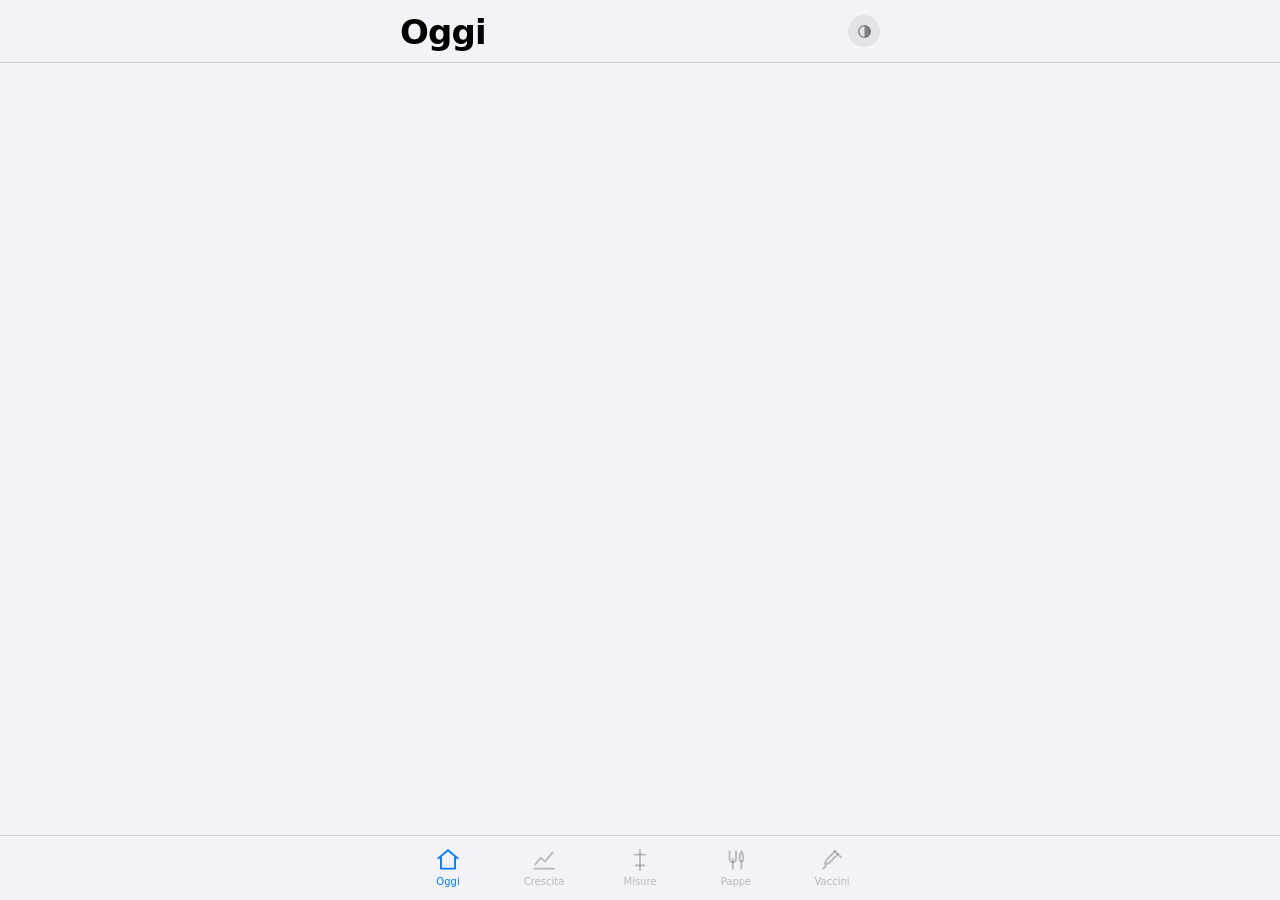
<file: index.html>
<!doctype html>
<html lang="it">
<head>
<meta charset="utf-8">
<meta name="viewport" content="width=device-width,initial-scale=1">
<title>Pappa Tracker</title>
<!-- La radice apre la v3. Qui non c'è l'app: c'è solo il rimando, così chi ha
     l'indirizzo vecchio nei preferiti o l'icona sul telefono arriva comunque
     all'app di adesso. La v1 sta in v1/, la v2 in v2/: nessuna delle due si
     tocca. -->
<meta http-equiv="refresh" content="0;url=v3/">
<link rel="canonical" href="v3/">
<style>
body{margin:0;min-height:100vh;display:grid;place-items:center;
  font-family:-apple-system,BlinkMacSystemFont,"Segoe UI",system-ui,sans-serif;
  background:#F2F2F7;color:#1C1C1E}
a{font-size:17px;color:#007AFF;text-decoration:none}
@media (prefers-color-scheme:dark){body{background:#000;color:#fff}a{color:#0A84FF}}
</style>
</head>
<body>
<!-- Si vede solo se il rimando non parte. -->
<a href="v3/">Apri Pappa Tracker</a>
</body>
</html>
</file>
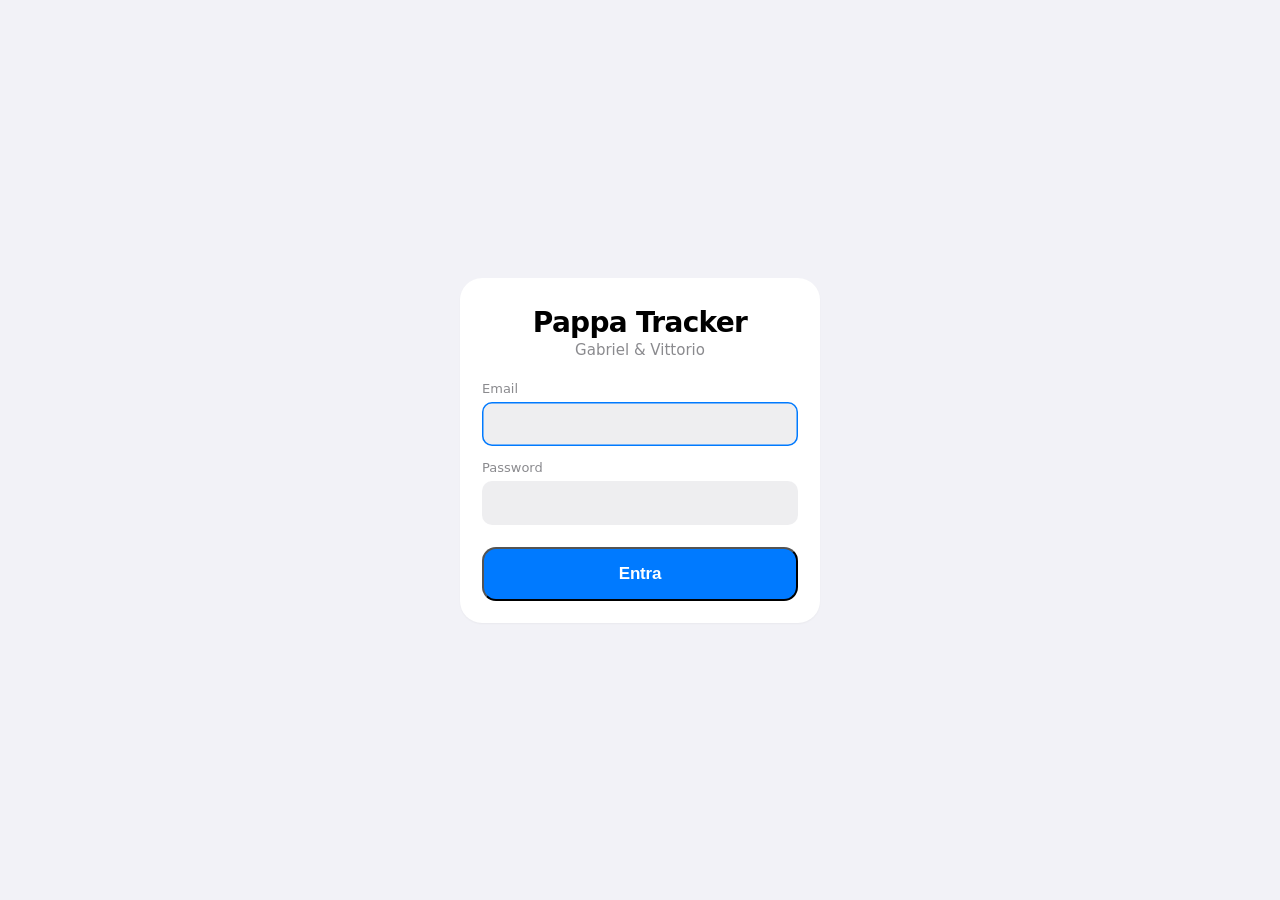
<file: v3/index.html>
<!DOCTYPE html>
<html lang="it">
<head>
<meta charset="utf-8">
<meta name="viewport" content="width=device-width,initial-scale=1,viewport-fit=cover">
<meta name="theme-color" content="#F2F2F7">
<meta name="apple-mobile-web-app-title" content="Pappa">
<meta name="apple-mobile-web-app-capable" content="yes">
<meta name="apple-mobile-web-app-status-bar-style" content="default">
<title>Pappa Tracker</title>
<link rel="icon" href="icona.svg">
<link rel="apple-touch-icon" href="icona-180.png">
<link rel="manifest" href="manifest.json">
<link rel="stylesheet" href="stili/base.css">
<link rel="stylesheet" href="stili/oggi.css">
<link rel="stylesheet" href="stili/crescita.css">
<link rel="stylesheet" href="stili/misure.css">
<link rel="stylesheet" href="stili/pappe.css">
<link rel="stylesheet" href="stili/vaccini.css">
<link rel="stylesheet" href="stili/accesso.css">
<script>
/* Mette il tema prima del primo disegno. I moduli partono dopo l'analisi della
   pagina: senza queste righe, chi ha scelto il tema scuro vede un lampo di bianco.
   Ripete in piccolo quello che fa tema.js, che resta la fonte vera: qui si decide
   solo acceso o spento, i colori stanno tutti in base.css. */
try {
  var scelta = localStorage.getItem('pappatracker_tema_v3') || 'sistema';
  var scuro = scelta === 'scuro' ||
    (scelta !== 'chiaro' && matchMedia('(prefers-color-scheme: dark)').matches);
  document.documentElement.dataset.tema = scelta;
  if (scuro) document.documentElement.dataset.scuro = '1';
} catch (e) { /* senza localStorage resta il tema chiaro */ }
</script>
</head>
<body>

<header class="hdr">
  <div class="hdr-in">
    <div>
      <div class="hdr-t" id="titolo">Oggi</div>
      <div class="hdr-s" id="sotto"></div>
    </div>
    <div class="hdr-bs">
      <!-- L'icona qui è quella di «come il sistema»: tema.js la cambia all'avvio se
           la scelta salvata è un'altra. -->
      <div class="hdr-b" id="tema" role="button" tabindex="0" aria-label="Come il sistema"><svg viewBox="0 0 24 24" aria-hidden="true"><circle cx="12" cy="12" r="8.2"/><path d="M12 3.8a8.2 8.2 0 0 1 0 16.4z" style="fill:currentColor" stroke="none"/></svg></div>
      <div class="hdr-b pri" id="piu" role="button" tabindex="0" aria-label="Aggiungi" hidden><svg viewBox="0 0 24 24" aria-hidden="true"><path d="M12 5v14M5 12h14"/></svg></div>
    </div>
  </div>
</header>

<main id="vista"></main>

<nav class="tabbar" id="barra" aria-label="Sezioni">
  <div class="tabbar-in">
    <div class="tb on" data-sezione="oggi" role="button" tabindex="0">
      <svg viewBox="0 0 24 24" aria-hidden="true"><path d="M3 10.5 12 3l9 7.5"/><path d="M5.5 9.5V20h13V9.5"/></svg><span>Oggi</span>
    </div>
    <div class="tb" data-sezione="crescita" role="button" tabindex="0">
      <svg viewBox="0 0 24 24" aria-hidden="true"><path d="M3 20h18"/><path d="M4 16l5-6 4 3.5L20 5"/></svg><span>Crescita</span>
    </div>
    <div class="tb" data-sezione="misure" role="button" tabindex="0">
      <svg viewBox="0 0 24 24" aria-hidden="true"><path d="M12 3v18"/><path d="M7 7h10"/><path d="M8 17h8"/></svg><span>Misure</span>
    </div>
    <div class="tb" data-sezione="pappe" role="button" tabindex="0">
      <svg viewBox="0 0 24 24" aria-hidden="true"><path d="M6 4v7a3 3 0 0 0 6 0V4"/><path d="M9 11v9"/><path d="M17 4c-1.2 2-1.7 4-1.7 6.5 0 1.6.6 2.5 1.7 2.5s1.7-.9 1.7-2.5C18.7 8 18.2 6 17 4z"/><path d="M17 13v7"/></svg><span>Pappe</span>
    </div>
    <div class="tb" data-sezione="vaccini" role="button" tabindex="0">
      <svg viewBox="0 0 24 24" aria-hidden="true"><path d="M14.5 3.5 20.5 9.5"/><path d="M17.5 6.5 9 15l-3.5.9.9-3.5 8.5-8.5"/><path d="M4 20l2.5-2.5"/></svg><span>Vaccini</span>
    </div>
  </div>
</nav>

<div class="velo" id="velo" hidden></div>

<div class="sheet" id="tendina" role="dialog" aria-modal="true" hidden>
  <div class="grab" id="presa"></div>
  <h4 id="tendina-titolo" hidden></h4>
  <div class="sh-sub" id="tendina-sotto" hidden></div>
  <div id="tendina-corpo"></div>
</div>

<div class="avviso" id="avviso" hidden></div>

<!-- La schermata d'accesso. La riempie accesso-vista.js, e solo se serve entrare. -->
<div class="accesso" id="accesso" hidden></div>

<script type="module" src="app.js"></script>
<script type="module" src="oggi.js"></script>
<script type="module" src="crescita-vista.js"></script>
<script type="module" src="misure.js"></script>
<script type="module" src="pappe.js"></script>
<script type="module" src="vaccini.js"></script>
<script type="module" src="avvio.js"></script>
</body>
</html>
</file>
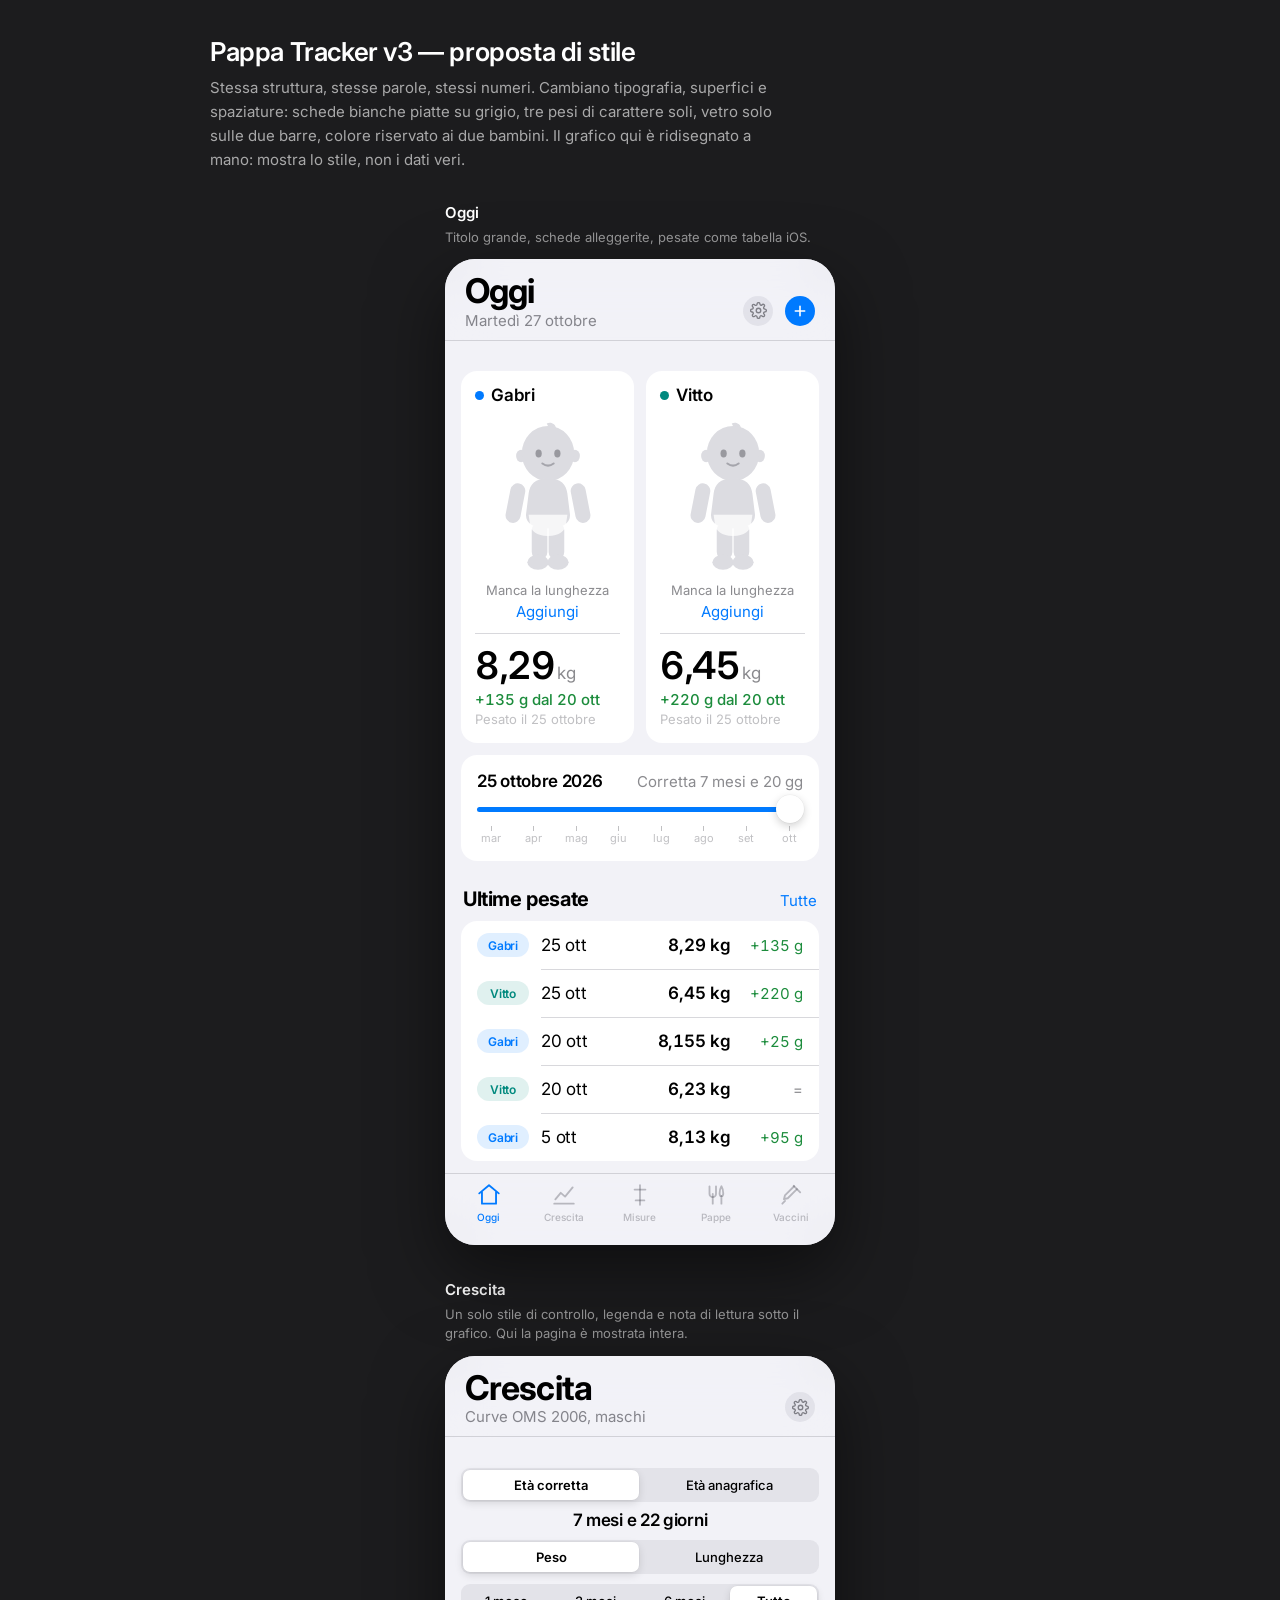
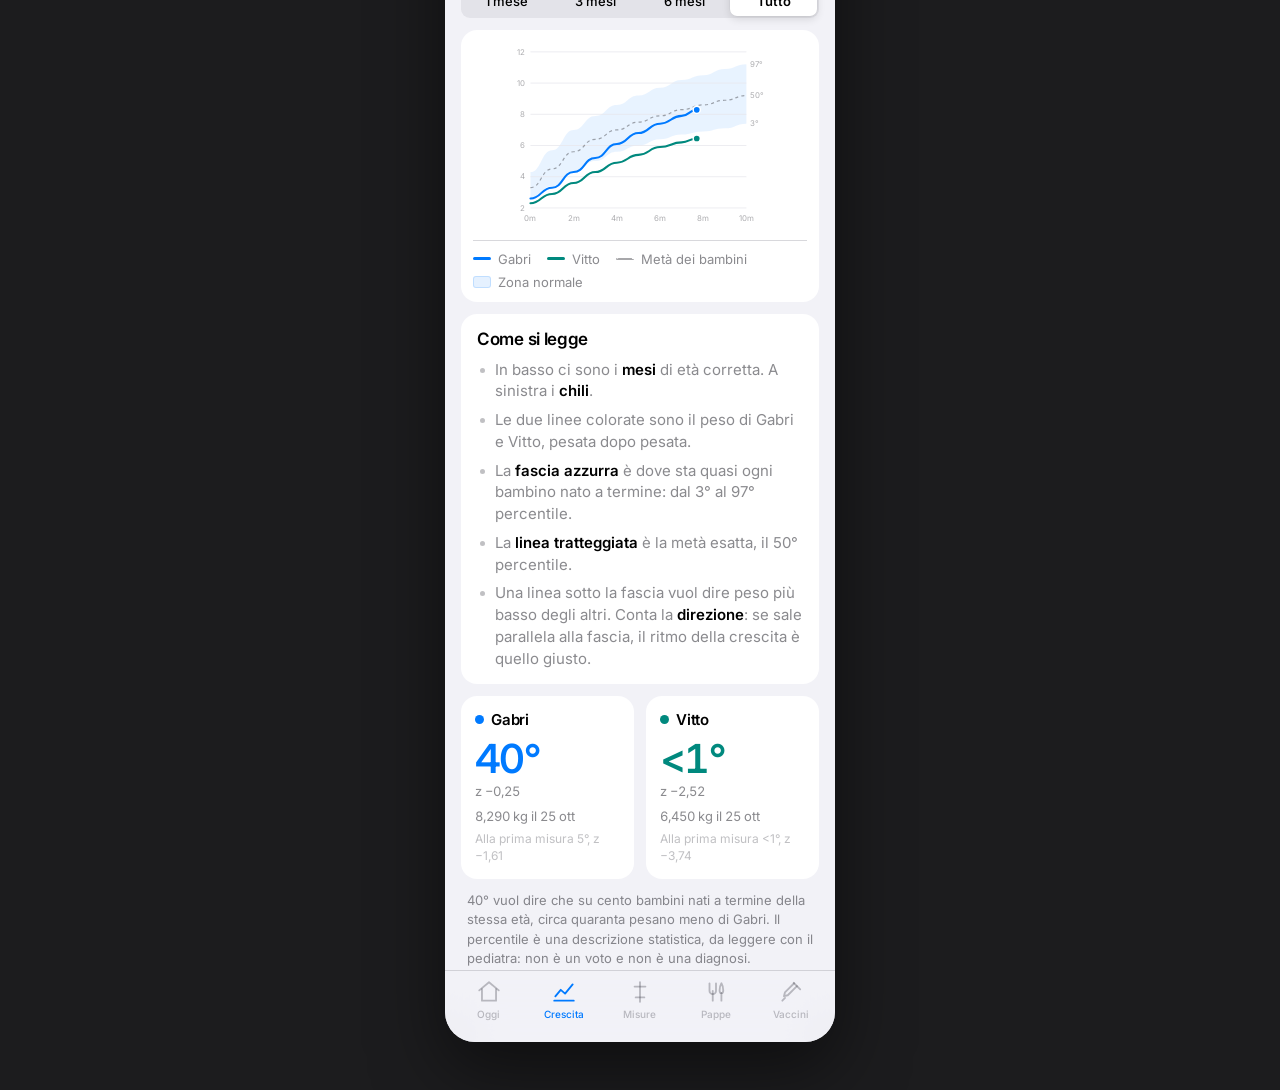
<file: mockup-v3c.html>
<!doctype html>
<html lang="it">
<head>
<meta charset="utf-8">
<meta name="viewport" content="width=device-width,initial-scale=1">
<title>Pappa Tracker v3 — proposta di stile</title>
<link rel="preconnect" href="https://fonts.googleapis.com">
<link rel="preconnect" href="https://fonts.gstatic.com" crossorigin>
<link href="https://fonts.googleapis.com/css2?family=Inter:wght@400;500;600;700&display=swap" rel="stylesheet">
<style>
/* ──────────────────────────────────────────────────────────────
   Proposta: la grammatica dell'app Salute di Apple.
   Schede bianche piatte su grigio di gruppo, vetro solo sulle barre,
   tre pesi di carattere soli, colore riservato ai due bambini.
   ────────────────────────────────────────────────────────────── */

:root{
  --bg:#F2F2F7;
  --card:#FFFFFF;
  --fill:rgba(118,118,128,0.12);
  --sep:#D8D8DC;

  --lab:#000000;
  --lab2:rgba(60,60,67,0.60);
  --lab3:rgba(60,60,67,0.32);

  --g:#007AFF;
  --v:#00897E;
  --g-soft:rgba(0,122,255,0.12);
  --v-soft:rgba(0,137,126,0.12);
  --up:#1C8C3C;

  --r-card:16px;
  --r-seg:9px;
}

*{box-sizing:border-box;margin:0;padding:0}

body{
  font-family:Inter,-apple-system,BlinkMacSystemFont,"SF Pro Text","Segoe UI",system-ui,sans-serif;
  background:#1C1C1E;color:#fff;padding:36px 28px 48px;
  -webkit-font-smoothing:antialiased;
}

.intro{max-width:860px;margin:0 auto 30px}
.intro h1{font-size:26px;font-weight:600;letter-spacing:-0.4px}
.intro p{margin-top:9px;font-size:15px;line-height:1.6;color:rgba(255,255,255,0.62);max-width:64ch}
.frames{display:flex;flex-direction:column;gap:34px;align-items:center}
.frame-wrap{width:390px}
.frame-cap{font-size:13px;color:rgba(255,255,255,0.55);margin-bottom:12px;line-height:1.5}
.frame-cap b{color:#fff;font-weight:600;display:block;font-size:15px;margin-bottom:3px}

.phone{
  width:390px;height:844px;border-radius:42px;overflow:hidden;position:relative;
  background:var(--bg);color:var(--lab);
  box-shadow:0 26px 70px rgba(0,0,0,0.5);
}
.phone.oggi{height:986px;border-radius:30px}
.phone.lunga{height:1286px;border-radius:30px}

/* ── barra di navigazione: qui il vetro ci sta ── */
.nav{
  position:absolute;top:0;left:0;right:0;z-index:5;padding:14px 20px 10px;
  background:rgba(242,242,247,0.80);
  backdrop-filter:blur(22px) saturate(180%);
  -webkit-backdrop-filter:blur(22px) saturate(180%);
  border-bottom:0.5px solid rgba(60,60,67,0.18);
}
.nav-row{display:flex;align-items:flex-end;justify-content:space-between;gap:12px}
.nav h2{font-size:34px;font-weight:700;letter-spacing:-0.9px;line-height:1.05}
.nav .sub{font-size:15px;color:var(--lab2);margin-top:2px}
.nav-acts{display:flex;gap:12px;align-items:center;padding-bottom:4px}
.nav-acts .ico{width:30px;height:30px;border-radius:50%;background:var(--fill);display:grid;place-items:center}
.nav-acts .ico svg{width:17px;height:17px;stroke:var(--lab2);fill:none;stroke-width:1.9;stroke-linecap:round;stroke-linejoin:round}
.nav-acts .add{width:30px;height:30px;border-radius:50%;background:var(--g);display:grid;place-items:center}
.nav-acts .add svg{width:16px;height:16px;stroke:#fff;stroke-width:2.4;stroke-linecap:round}

.body{position:absolute;inset:0;padding:112px 16px 96px;overflow:hidden}

.group-h{display:flex;align-items:baseline;justify-content:space-between;margin:26px 2px 10px}
.group-h h3{font-size:20px;font-weight:700;letter-spacing:-0.4px}
.group-h a{font-size:15px;color:var(--g);text-decoration:none}

.card{background:var(--card);border-radius:var(--r-card);padding:16px}

/* ── Oggi ── */
.twins{display:flex;gap:12px}
.twin{flex:1;min-width:0;background:var(--card);border-radius:var(--r-card);padding:14px 14px 16px;display:flex;flex-direction:column}
.twin-name{display:flex;align-items:center;gap:7px;font-size:17px;font-weight:600;letter-spacing:-0.2px}
.dot{width:9px;height:9px;border-radius:50%;flex-shrink:0}
.twin.g .dot{background:var(--g)}
.twin.v .dot{background:var(--v)}

.stage{height:156px;margin:10px 0 2px;display:grid;place-items:end center}
.empty{text-align:center;margin-top:8px}
.empty .t{font-size:13px;color:var(--lab2);line-height:1.4}
.empty .a{font-size:15px;color:var(--g);margin-top:3px;display:inline-block}

.kg{margin-top:12px;padding-top:12px;border-top:0.5px solid var(--sep)}
.kg .n{font-size:38px;font-weight:600;letter-spacing:-1.4px;line-height:1;font-variant-numeric:tabular-nums}
.kg .n span{font-size:17px;font-weight:400;color:var(--lab2);letter-spacing:0;margin-left:3px}
.kg .d{font-size:15px;font-weight:500;color:var(--up);margin-top:6px;font-variant-numeric:tabular-nums}
.kg .w{font-size:13px;color:var(--lab3);margin-top:2px}

.time{margin-top:12px}
.time-top{display:flex;align-items:baseline;justify-content:space-between;gap:10px}
.time-top .d{font-size:17px;font-weight:600;letter-spacing:-0.3px}
.time-top .a{font-size:15px;color:var(--lab2)}
.track{position:relative;height:44px;margin-top:10px}
.ticks{position:absolute;left:14px;right:14px;bottom:0;height:18px}
.ticks i{position:absolute;bottom:14px;width:1px;height:5px;background:var(--lab3);margin-left:-0.5px}
.ticks b{position:absolute;bottom:0;transform:translateX(-50%);font-size:11px;font-weight:400;color:var(--lab3)}
.rail{position:absolute;top:6px;left:0;right:0;height:5px;border-radius:3px;background:var(--fill)}
.rail i{position:absolute;top:0;bottom:0;left:0;width:96%;border-radius:3px;background:var(--g)}
.knob{position:absolute;top:-6px;left:calc(96% - 14px);width:28px;height:28px;border-radius:50%;background:#fff;
  box-shadow:0 3px 8px rgba(0,0,0,0.18),0 0 0 0.5px rgba(0,0,0,0.05)}

/* ── elenco delle pesate ── */
.list{background:var(--card);border-radius:var(--r-card);overflow:hidden}
.row{display:flex;align-items:center;gap:12px;padding:0 16px;min-height:48px;position:relative}
.row+.row::before{content:'';position:absolute;top:0;left:80px;right:0;height:0.5px;background:var(--sep)}
.badge{font-style:normal;min-width:52px;height:24px;border-radius:12px;display:grid;place-items:center;padding:0 8px;
  font-size:12px;font-weight:600;flex-shrink:0;letter-spacing:-0.1px}
.badge.g{background:var(--g-soft);color:var(--g)}
.badge.v{background:var(--v-soft);color:var(--v)}
.row .date{font-size:17px;flex:1;letter-spacing:-0.2px}
.row .val{font-size:17px;font-weight:600;font-variant-numeric:tabular-nums;letter-spacing:-0.2px}
.row .delta{font-size:15px;color:var(--lab2);width:60px;text-align:right;font-variant-numeric:tabular-nums}
.row .delta.up{color:var(--up)}

/* ── controlli segmentati ── */
.seg{display:flex;gap:2px;padding:2px;background:var(--fill);border-radius:var(--r-seg);margin-top:10px}
.seg b{flex:1;text-align:center;padding:7px 0;border-radius:7px;font-size:13px;font-weight:500;color:var(--lab)}
.seg b.on{background:#fff;font-weight:600;box-shadow:0 3px 8px rgba(0,0,0,0.12),0 0 0 0.5px rgba(0,0,0,0.04)}
.seg-val{text-align:center;font-size:17px;font-weight:600;letter-spacing:-0.3px;margin-top:8px}

/* ── grafico ── */
.chart{margin-top:12px;padding:14px 12px 12px}
.chart svg{display:block;width:100%;height:186px;overflow:visible}
.legend{display:flex;flex-wrap:wrap;gap:7px 16px;margin-top:10px;padding-top:10px;border-top:0.5px solid var(--sep)}
.legend span{display:flex;align-items:center;gap:7px;font-size:13px;color:var(--lab2)}
.legend i{font-style:normal;width:18px;height:3px;border-radius:2px;flex-shrink:0}
.legend i.band{height:12px;width:18px;border-radius:3px;background:rgba(0,122,255,0.10);border:1px solid rgba(0,122,255,0.16)}
.legend i.med{background:none;border-top:2px dashed rgba(60,60,67,0.45);height:0}

/* ── nota di lettura ── */
.howto{margin-top:12px;padding:15px 16px}
.howto h4{font-size:17px;font-weight:600;letter-spacing:-0.3px}
.howto ul{list-style:none;margin-top:10px}
.howto li{position:relative;padding-left:18px;font-size:15px;line-height:1.45;color:var(--lab2);margin-top:7px}
.howto li::before{content:'';position:absolute;left:3px;top:9px;width:5px;height:5px;border-radius:50%;background:var(--lab3)}
.howto li b{color:var(--lab);font-weight:600}

/* ── percentili ── */
.pcts{display:flex;gap:12px;margin-top:12px}
.pct{flex:1;background:var(--card);border-radius:var(--r-card);padding:14px}
.pct .who{display:flex;align-items:center;gap:7px;font-size:15px;font-weight:600;letter-spacing:-0.2px}
.pct .p{font-size:40px;font-weight:600;letter-spacing:-1.6px;line-height:1.1;margin-top:8px;font-variant-numeric:tabular-nums}
.pct.g .p{color:var(--g)}
.pct.v .p{color:var(--v)}
.pct .z{font-size:13px;color:var(--lab2);font-variant-numeric:tabular-nums;margin-top:2px}
.pct .m{font-size:13px;color:var(--lab2);margin-top:8px;line-height:1.45;font-variant-numeric:tabular-nums}
.pct .f{font-size:12px;color:var(--lab3);margin-top:4px;line-height:1.45}

.footnote{font-size:13px;color:var(--lab2);line-height:1.5;margin:12px 6px 0}

/* ── barra delle sezioni ── */
.tabs{
  position:absolute;left:0;right:0;bottom:0;z-index:5;display:flex;padding:8px 6px 22px;
  background:rgba(242,242,247,0.82);
  backdrop-filter:blur(22px) saturate(180%);
  -webkit-backdrop-filter:blur(22px) saturate(180%);
  border-top:0.5px solid rgba(60,60,67,0.18);
}
.tab{flex:1;display:flex;flex-direction:column;align-items:center;gap:3px;color:var(--lab3)}
.tab svg{width:26px;height:26px;fill:none;stroke:currentColor;stroke-width:1.7;stroke-linecap:round;stroke-linejoin:round}
.tab b{font-size:10px;font-weight:500}
.tab.on{color:var(--g)}
</style>
</head>
<body>

<div class="intro">
  <h1>Pappa Tracker v3 — proposta di stile</h1>
  <p>Stessa struttura, stesse parole, stessi numeri. Cambiano tipografia, superfici e spaziature:
     schede bianche piatte su grigio, tre pesi di carattere soli, vetro solo sulle due barre,
     colore riservato ai due bambini. Il grafico qui è ridisegnato a mano: mostra lo stile,
     non i dati veri.</p>
</div>

<div class="frames">

  <!-- ══════════════ 1 · OGGI ══════════════ -->
  <div class="frame-wrap">
    <div class="frame-cap"><b>Oggi</b>Titolo grande, schede alleggerite, pesate come tabella iOS.</div>
    <div class="phone oggi">
      <div class="nav">
        <div class="nav-row">
          <div>
            <h2>Oggi</h2>
            <div class="sub">Martedì 27 ottobre</div>
          </div>
          <div class="nav-acts">
            <div class="ico"><svg viewBox="0 0 24 24"><circle cx="12" cy="12" r="3.2"/><path d="M19.4 15a1.7 1.7 0 0 0 .3 1.9l.1.1a2 2 0 1 1-2.8 2.8l-.1-.1a1.7 1.7 0 0 0-1.9-.3 1.7 1.7 0 0 0-1 1.5v.2a2 2 0 1 1-4 0v-.1a1.7 1.7 0 0 0-1.1-1.5 1.7 1.7 0 0 0-1.9.3l-.1.1a2 2 0 1 1-2.8-2.8l.1-.1a1.7 1.7 0 0 0 .3-1.9 1.7 1.7 0 0 0-1.5-1H2.8a2 2 0 1 1 0-4h.1a1.7 1.7 0 0 0 1.5-1.1 1.7 1.7 0 0 0-.3-1.9l-.1-.1a2 2 0 1 1 2.8-2.8l.1.1a1.7 1.7 0 0 0 1.9.3H9a1.7 1.7 0 0 0 1-1.5V2.8a2 2 0 1 1 4 0v.1a1.7 1.7 0 0 0 1 1.5 1.7 1.7 0 0 0 1.9-.3l.1-.1a2 2 0 1 1 2.8 2.8l-.1.1a1.7 1.7 0 0 0-.3 1.9V9a1.7 1.7 0 0 0 1.5 1h.2a2 2 0 1 1 0 4h-.1a1.7 1.7 0 0 0-1.5 1z"/></svg></div>
            <div class="add"><svg viewBox="0 0 24 24"><path d="M12 5v14M5 12h14"/></svg></div>
          </div>
        </div>
      </div>

      <div class="body">
        <div class="twins">
          <div class="twin g">
            <div class="twin-name"><i class="dot"></i>Gabri</div>
            <div class="stage">
              <svg width="86" height="150" viewBox="0 0 120 240" aria-hidden="true">
                <g fill="#DCDCE1">
                  <path d="M58 4c7-3 14 1 15 8 1 5-2 9-6 11-3-7-6-13-9-19z"/>
                  <ellipse cx="17" cy="56" rx="8" ry="10"/><ellipse cx="103" cy="56" rx="8" ry="10"/>
                  <ellipse cx="60" cy="52" rx="42" ry="44"/>
                  <path d="M60 92c-21 0-29 9-31 24l-4 32c-2 15 11 24 35 24s37-9 35-24l-4-32c-2-15-10-24-31-24z"/>
                  <rect x="2" y="100" width="24" height="64" rx="12" transform="rotate(11 14 100)"/>
                  <rect x="94" y="100" width="24" height="64" rx="12" transform="rotate(-11 106 100)"/>
                  <rect x="34" y="162" width="25" height="60" rx="12.5"/>
                  <rect x="61" y="162" width="25" height="60" rx="12.5"/>
                  <ellipse cx="44" cy="226" rx="17" ry="12"/><ellipse cx="76" cy="226" rx="17" ry="12"/>
                </g>
                <path d="M29 150h62l-2 14c-1 12-11 20-29 20s-28-8-29-20z" fill="#fff" opacity=".75"/>
                <ellipse cx="45" cy="52" rx="5" ry="6.5" fill="rgba(60,60,67,0.42)"/>
                <ellipse cx="75" cy="52" rx="5" ry="6.5" fill="rgba(60,60,67,0.42)"/>
                <path d="M51 68q9 7 18 0" fill="none" stroke="rgba(60,60,67,0.34)" stroke-width="3.4" stroke-linecap="round"/>
              </svg>
            </div>
            <div class="empty">
              <div class="t">Manca la lunghezza</div>
              <div class="a">Aggiungi</div>
            </div>
            <div class="kg">
              <div class="n">8,29<span>kg</span></div>
              <div class="d">+135 g dal 20 ott</div>
              <div class="w">Pesato il 25 ottobre</div>
            </div>
          </div>
          <div class="twin v">
            <div class="twin-name"><i class="dot"></i>Vitto</div>
            <div class="stage">
              <svg width="86" height="150" viewBox="0 0 120 240" aria-hidden="true">
                <g fill="#DCDCE1">
                  <path d="M58 4c7-3 14 1 15 8 1 5-2 9-6 11-3-7-6-13-9-19z"/>
                  <ellipse cx="17" cy="56" rx="8" ry="10"/><ellipse cx="103" cy="56" rx="8" ry="10"/>
                  <ellipse cx="60" cy="52" rx="42" ry="44"/>
                  <path d="M60 92c-21 0-29 9-31 24l-4 32c-2 15 11 24 35 24s37-9 35-24l-4-32c-2-15-10-24-31-24z"/>
                  <rect x="2" y="100" width="24" height="64" rx="12" transform="rotate(11 14 100)"/>
                  <rect x="94" y="100" width="24" height="64" rx="12" transform="rotate(-11 106 100)"/>
                  <rect x="34" y="162" width="25" height="60" rx="12.5"/>
                  <rect x="61" y="162" width="25" height="60" rx="12.5"/>
                  <ellipse cx="44" cy="226" rx="17" ry="12"/><ellipse cx="76" cy="226" rx="17" ry="12"/>
                </g>
                <path d="M29 150h62l-2 14c-1 12-11 20-29 20s-28-8-29-20z" fill="#fff" opacity=".75"/>
                <ellipse cx="45" cy="52" rx="5" ry="6.5" fill="rgba(60,60,67,0.42)"/>
                <ellipse cx="75" cy="52" rx="5" ry="6.5" fill="rgba(60,60,67,0.42)"/>
                <path d="M51 68q9 7 18 0" fill="none" stroke="rgba(60,60,67,0.34)" stroke-width="3.4" stroke-linecap="round"/>
              </svg>
            </div>
            <div class="empty">
              <div class="t">Manca la lunghezza</div>
              <div class="a">Aggiungi</div>
            </div>
            <div class="kg">
              <div class="n">6,45<span>kg</span></div>
              <div class="d">+220 g dal 20 ott</div>
              <div class="w">Pesato il 25 ottobre</div>
            </div>
          </div>
        </div>

        <div class="card time">
          <div class="time-top">
            <div class="d">25 ottobre 2026</div>
            <div class="a">Corretta 7 mesi e 20 gg</div>
          </div>
          <div class="track">
            <div class="rail"><i></i></div>
            <div class="knob"></div>
            <div class="ticks" id="ticks-oggi"></div>
          </div>
        </div>

        <div class="group-h">
          <h3>Ultime pesate</h3>
          <a href="#">Tutte</a>
        </div>
        <div class="list">
          <div class="row"><i class="badge g">Gabri</i><span class="date">25 ott</span><span class="val">8,29 kg</span><span class="delta up">+135 g</span></div>
          <div class="row"><i class="badge v">Vitto</i><span class="date">25 ott</span><span class="val">6,45 kg</span><span class="delta up">+220 g</span></div>
          <div class="row"><i class="badge g">Gabri</i><span class="date">20 ott</span><span class="val">8,155 kg</span><span class="delta up">+25 g</span></div>
          <div class="row"><i class="badge v">Vitto</i><span class="date">20 ott</span><span class="val">6,23 kg</span><span class="delta">=</span></div>
          <div class="row"><i class="badge g">Gabri</i><span class="date">5 ott</span><span class="val">8,13 kg</span><span class="delta up">+95 g</span></div>
        </div>
      </div>

      <div class="tabs">
        <div class="tab on"><svg viewBox="0 0 24 24"><path d="M3 10.5 12 3l9 7.5"/><path d="M5.5 9.5V20h13V9.5"/></svg><b>Oggi</b></div>
        <div class="tab"><svg viewBox="0 0 24 24"><path d="M3 20h18"/><path d="M4 16l5-6 4 3.5L20 5"/></svg><b>Crescita</b></div>
        <div class="tab"><svg viewBox="0 0 24 24"><path d="M12 3v18"/><path d="M7 7h10"/><path d="M8 17h8"/></svg><b>Misure</b></div>
        <div class="tab"><svg viewBox="0 0 24 24"><path d="M6 4v7a3 3 0 0 0 6 0V4"/><path d="M9 11v9"/><path d="M17 4c-1.2 2-1.7 4-1.7 6.5 0 1.6.6 2.5 1.7 2.5s1.7-.9 1.7-2.5C18.7 8 18.2 6 17 4z"/><path d="M17 13v7"/></svg><b>Pappe</b></div>
        <div class="tab"><svg viewBox="0 0 24 24"><path d="M14.5 3.5 20.5 9.5"/><path d="M17.5 6.5 9 15l-3.5.9.9-3.5 8.5-8.5"/><path d="M4 20l2.5-2.5"/></svg><b>Vaccini</b></div>
      </div>
    </div>
  </div>

  <!-- ══════════════ 2 · CRESCITA ══════════════ -->
  <div class="frame-wrap">
    <div class="frame-cap"><b>Crescita</b>Un solo stile di controllo, legenda e nota di lettura sotto il grafico. Qui la pagina è mostrata intera.</div>
    <div class="phone lunga">
      <div class="nav">
        <div class="nav-row">
          <div>
            <h2>Crescita</h2>
            <div class="sub">Curve OMS 2006, maschi</div>
          </div>
          <div class="nav-acts">
            <div class="ico"><svg viewBox="0 0 24 24"><circle cx="12" cy="12" r="3.2"/><path d="M19.4 15a1.7 1.7 0 0 0 .3 1.9l.1.1a2 2 0 1 1-2.8 2.8l-.1-.1a1.7 1.7 0 0 0-1.9-.3 1.7 1.7 0 0 0-1 1.5v.2a2 2 0 1 1-4 0v-.1a1.7 1.7 0 0 0-1.1-1.5 1.7 1.7 0 0 0-1.9.3l-.1.1a2 2 0 1 1-2.8-2.8l.1-.1a1.7 1.7 0 0 0 .3-1.9 1.7 1.7 0 0 0-1.5-1H2.8a2 2 0 1 1 0-4h.1a1.7 1.7 0 0 0 1.5-1.1 1.7 1.7 0 0 0-.3-1.9l-.1-.1a2 2 0 1 1 2.8-2.8l.1.1a1.7 1.7 0 0 0 1.9.3H9a1.7 1.7 0 0 0 1-1.5V2.8a2 2 0 1 1 4 0v.1a1.7 1.7 0 0 0 1 1.5 1.7 1.7 0 0 0 1.9-.3l.1-.1a2 2 0 1 1 2.8 2.8l-.1.1a1.7 1.7 0 0 0-.3 1.9V9a1.7 1.7 0 0 0 1.5 1h.2a2 2 0 1 1 0 4h-.1a1.7 1.7 0 0 0-1.5 1z"/></svg></div>
          </div>
        </div>
      </div>

      <div class="body">
        <div class="seg" style="margin-top:0">
          <b class="on">Età corretta</b><b>Età anagrafica</b>
        </div>
        <div class="seg-val">7 mesi e 22 giorni</div>

        <div class="seg"><b class="on">Peso</b><b>Lunghezza</b></div>
        <div class="seg"><b>1 mese</b><b>3 mesi</b><b>6 mesi</b><b class="on">Tutto</b></div>

        <div class="card chart">
          <svg id="grafico" viewBox="0 0 330 236"></svg>
          <div class="legend">
            <span><i style="background:#007AFF"></i>Gabri</span>
            <span><i style="background:#00897E"></i>Vitto</span>
            <span><i class="med"></i>Metà dei bambini</span>
            <span><i class="band"></i>Zona normale</span>
          </div>
        </div>

        <div class="card howto">
          <h4>Come si legge</h4>
          <ul>
            <li>In basso ci sono i <b>mesi</b> di età corretta. A sinistra i <b>chili</b>.</li>
            <li>Le due linee colorate sono il peso di Gabri e Vitto, pesata dopo pesata.</li>
            <li>La <b>fascia azzurra</b> è dove sta quasi ogni bambino nato a termine: dal 3° al 97° percentile.</li>
            <li>La <b>linea tratteggiata</b> è la metà esatta, il 50° percentile.</li>
            <li>Una linea sotto la fascia vuol dire peso più basso degli altri. Conta la <b>direzione</b>: se sale parallela alla fascia, il ritmo della crescita è quello giusto.</li>
          </ul>
        </div>

        <div class="pcts">
          <div class="pct g">
            <div class="who"><i class="dot" style="background:var(--g)"></i>Gabri</div>
            <div class="p">40°</div>
            <div class="z">z −0,25</div>
            <div class="m">8,290 kg il 25 ott</div>
            <div class="f">Alla prima misura 5°, z −1,61</div>
          </div>
          <div class="pct v">
            <div class="who"><i class="dot" style="background:var(--v)"></i>Vitto</div>
            <div class="p">&lt;1°</div>
            <div class="z">z −2,52</div>
            <div class="m">6,450 kg il 25 ott</div>
            <div class="f">Alla prima misura &lt;1°, z −3,74</div>
          </div>
        </div>

        <p class="footnote">40° vuol dire che su cento bambini nati a termine della stessa età, circa quaranta
          pesano meno di Gabri. Il percentile è una descrizione statistica, da leggere con il pediatra:
          non è un voto e non è una diagnosi.</p>
      </div>

      <div class="tabs">
        <div class="tab"><svg viewBox="0 0 24 24"><path d="M3 10.5 12 3l9 7.5"/><path d="M5.5 9.5V20h13V9.5"/></svg><b>Oggi</b></div>
        <div class="tab on"><svg viewBox="0 0 24 24"><path d="M3 20h18"/><path d="M4 16l5-6 4 3.5L20 5"/></svg><b>Crescita</b></div>
        <div class="tab"><svg viewBox="0 0 24 24"><path d="M12 3v18"/><path d="M7 7h10"/><path d="M8 17h8"/></svg><b>Misure</b></div>
        <div class="tab"><svg viewBox="0 0 24 24"><path d="M6 4v7a3 3 0 0 0 6 0V4"/><path d="M9 11v9"/><path d="M17 4c-1.2 2-1.7 4-1.7 6.5 0 1.6.6 2.5 1.7 2.5s1.7-.9 1.7-2.5C18.7 8 18.2 6 17 4z"/><path d="M17 13v7"/></svg><b>Pappe</b></div>
        <div class="tab"><svg viewBox="0 0 24 24"><path d="M14.5 3.5 20.5 9.5"/><path d="M17.5 6.5 9 15l-3.5.9.9-3.5 8.5-8.5"/><path d="M4 20l2.5-2.5"/></svg><b>Vaccini</b></div>
      </div>
    </div>
  </div>

</div>

<script>
// ── tacche dei mesi sulla barra del tempo ──
(function(){
  var mesi = ['mar','apr','mag','giu','lug','ago','set','ott'];
  var box = document.getElementById('ticks-oggi');
  mesi.forEach(function(m,i){
    var x = (i/(mesi.length-1))*100;
    box.insertAdjacentHTML('beforeend',
      '<i style="left:'+x+'%"></i><b style="left:'+x+'%">'+m+'</b>');
  });
})();

// ── grafico di crescita: disegno di prova, non i dati veri ──
(function(){
  var W=330,H=236,L=26,R=30,T=10,B=28;
  function x(m){ return L + (m/10)*(W-L-R); }
  function y(k){ return (H-B) - ((k-2)/10)*(H-T-B); }

  function punti(v){ return v.map(function(k,i){ return [x(i),y(k)]; }); }
  function liscia(pts){
    var d='M'+pts[0][0].toFixed(1)+','+pts[0][1].toFixed(1);
    for(var i=0;i<pts.length-1;i++){
      var x0=pts[i][0], y0=pts[i][1], x1=pts[i+1][0], y1=pts[i+1][1];
      var cx=(x0+x1)/2;
      d+=' C'+cx.toFixed(1)+','+y0.toFixed(1)+' '+cx.toFixed(1)+','+y1.toFixed(1)+' '+x1.toFixed(1)+','+y1.toFixed(1);
    }
    return d;
  }
  function banda(alto,basso){
    var a=punti(alto), b=punti(basso).slice().reverse();
    return liscia(a)+' L'+b[0][0].toFixed(1)+','+b[0][1].toFixed(1)+' '+liscia(b).replace(/^M[^C]*C/,'C')+' Z';
  }

  var P97=[4.3,5.7,7.0,7.9,8.6,9.2,9.7,10.2,10.5,10.9,11.2];
  var P50=[3.3,4.5,5.6,6.4,7.0,7.5,7.9,8.3,8.6,8.9,9.2];
  var P3 =[2.5,3.4,4.3,5.0,5.6,6.0,6.4,6.7,6.9,7.1,7.4];

  var gab=[2.6,3.3,4.3,5.2,6.1,6.8,7.4,7.9], gabF=[7.7,8.29];
  var vit=[2.3,2.9,3.6,4.3,4.9,5.4,5.9,6.2], vitF=[7.7,6.45];
  function curva(v,f){ return punti(v).concat([[x(f[0]),y(f[1])]]); }

  var s='';
  s+='<path d="'+banda(P97,P3)+'" fill="rgba(0,122,255,0.09)"/>';
  [2,4,6,8,10,12].forEach(function(k){
    s+='<line x1="'+L+'" y1="'+y(k).toFixed(1)+'" x2="'+(W-R)+'" y2="'+y(k).toFixed(1)+'" stroke="#E9E9ED" stroke-width="1"/>';
    s+='<text x="'+(L-7)+'" y="'+(y(k)+3.5).toFixed(1)+'" text-anchor="end" font-size="10" fill="rgba(60,60,67,0.42)">'+k+'</text>';
  });
  s+='<path d="'+liscia(punti(P50))+'" fill="none" stroke="rgba(60,60,67,0.45)" stroke-width="1.5" stroke-dasharray="4 4"/>';
  [['97°',P97[10]],['50°',P50[10]],['3°',P3[10]]].forEach(function(p){
    s+='<text x="'+(W-R+5)+'" y="'+(y(p[1])+3.5).toFixed(1)+'" font-size="10" fill="rgba(60,60,67,0.42)">'+p[0]+'</text>';
  });
  [0,2,4,6,8,10].forEach(function(m){
    s+='<text x="'+x(m).toFixed(1)+'" y="'+(H-B+16)+'" text-anchor="middle" font-size="10" fill="rgba(60,60,67,0.42)">'+m+'m</text>';
  });
  var pg=curva(gab,gabF), pv=curva(vit,vitF);
  s+='<path d="'+liscia(pg)+'" fill="none" stroke="#007AFF" stroke-width="2.6" stroke-linecap="round" stroke-linejoin="round"/>';
  s+='<path d="'+liscia(pv)+'" fill="none" stroke="#00897E" stroke-width="2.6" stroke-linecap="round" stroke-linejoin="round"/>';
  s+='<circle cx="'+x(gabF[0]).toFixed(1)+'" cy="'+y(gabF[1]).toFixed(1)+'" r="5.5" fill="#fff"/><circle cx="'+x(gabF[0]).toFixed(1)+'" cy="'+y(gabF[1]).toFixed(1)+'" r="3.6" fill="#007AFF"/>';
  s+='<circle cx="'+x(vitF[0]).toFixed(1)+'" cy="'+y(vitF[1]).toFixed(1)+'" r="5.5" fill="#fff"/><circle cx="'+x(vitF[0]).toFixed(1)+'" cy="'+y(vitF[1]).toFixed(1)+'" r="3.6" fill="#00897E"/>';

  document.getElementById('grafico').innerHTML=s;
})();
</script>
</body>
</html>
</file>
<file: v3/stili/base.css>
/* Pappa Tracker v3 — guscio, token e classi comuni.
   Stile: la grammatica dell'app Salute di Apple, dal mockup approvato
   mockup-v3c.html. Schede bianche piatte su grigio di gruppo, vetro solo sulle
   due barre, tre pesi di carattere (400, 500/600, 700), colore riservato
   all'identità dei due bambini e alle azioni.
   I nomi dei token restano quelli di prima: cambiano i valori, così le cinque
   sezioni seguono senza rinominare nulla. */

:root{
  color-scheme:light;

  /* identità dei due bambini */
  --g-pri:#007AFF; --g-2:#007AFF; --g-light:rgba(0,122,255,0.12);
  --v-pri:#00897E; --v-2:#00897E; --v-light:rgba(0,137,126,0.12);

  /* superfici */
  --bg-0:#F2F2F7; --bg-1:#F2F2F7;
  --glass:#FFFFFF; --glass-2:rgba(118,118,128,0.12); --glass-strong:#FFFFFF;
  --glass-brd:rgba(0,0,0,0); --glass-brd-2:rgba(0,0,0,0);
  --hair:#D8D8DC;

  /* testo */
  --txt:#000000; --sub:rgba(60,60,67,0.60); --hint:rgba(60,60,67,0.32);

  /* ombre: quasi niente. Le schede stanno sul grigio, non galleggiano. */
  --shadow:0 10px 30px rgba(0,0,0,0.12); --shadow-sm:0 1px 2px rgba(0,0,0,0.04);

  /* colori di stato, scelti per restare leggibili anche in piccolo */
  --green:#1C8C3C; --amber:#B25E00; --red:#D70015;

  /* parti del guscio che prima erano scritte a mano qui sotto: senza un token
     non potrebbero cambiare col tema. */
  --vetro:rgba(242,242,247,0.80);          /* fondo delle due barre */
  --bordo:rgba(60,60,67,0.18);             /* filo sotto e sopra le barre */
  --pillola:#FFFFFF;                       /* segmento scelto nei controlli */
  --pillola-ombra:0 3px 8px rgba(0,0,0,0.12),0 0 0 0.5px rgba(0,0,0,0.04);
  --maniglia:rgba(60,60,67,0.30);          /* presa della tendina */
  --ombra-tendina:0 -10px 40px rgba(0,0,0,0.20);
  --velo:rgba(0,0,0,0.32);
  --avviso-fondo:rgba(28,28,30,0.92);
  --evidenzia:rgba(255,214,10,0.45);       /* ricerca */
  --griglia:#E9E9ED;                       /* righe dell'asse nel grafico */
  --banda:rgba(60,60,67,0.45);             /* curve OMS: il grafico e la sua legenda */
  --nota:rgba(255,204,0,0.18);             /* riquadro giallo di avvertenza */
  --ok:rgba(28,140,60,0.10);               /* riquadro verde «in regola» */

  --r-lg:22px; --r-md:16px; --r-sm:10px;
  --larghezza:480px;
}

/* ── tema scuro ──
   Una sola copia della tavolozza. L'attributo `data-scuro` lo mette tema.js, che
   risolve la scelta dell'utente (chiaro, scuro, come il sistema) in un sì o un no.
   Uno script in linea dentro <head> lo mette già prima del primo disegno, se no la
   pagina lampeggia di bianco. Qui non si guarda `prefers-color-scheme`: lo fa
   tema.js, così la tavolozza non va tenuta allineata in due posti.
   I colori seguono il tema scuro di iOS: fondo nero, schede grigio scurissimo,
   accenti più chiari dei loro gemelli di giorno, se no sul nero non si leggono. */
:root[data-scuro]{
  color-scheme:dark;

  --g-pri:#0A84FF; --g-2:#0A84FF; --g-light:rgba(10,132,255,0.22);
  --v-pri:#2DB5A8; --v-2:#2DB5A8; --v-light:rgba(45,181,168,0.22);

  --bg-0:#000000; --bg-1:#1C1C1E;
  --glass:#1C1C1E; --glass-2:rgba(118,118,128,0.24); --glass-strong:#2C2C2E;
  --hair:#38383A;

  --txt:#FFFFFF; --sub:rgba(235,235,245,0.60); --hint:rgba(235,235,245,0.30);

  --shadow:0 10px 30px rgba(0,0,0,0.60); --shadow-sm:0 1px 2px rgba(0,0,0,0.40);

  --green:#30D158; --amber:#FF9F0A; --red:#FF453A;

  --vetro:rgba(0,0,0,0.72);
  --bordo:rgba(235,235,245,0.18);
  --pillola:#636366;
  --pillola-ombra:0 3px 8px rgba(0,0,0,0.45);
  --maniglia:rgba(235,235,245,0.30);
  --ombra-tendina:0 -10px 40px rgba(0,0,0,0.60);
  --velo:rgba(0,0,0,0.55);
  --avviso-fondo:rgba(72,72,74,0.95);
  --evidenzia:rgba(255,214,10,0.32);
  --griglia:#2C2C2E;
  --banda:rgba(235,235,245,0.45);
  --nota:rgba(255,204,0,0.22);
  --ok:rgba(48,209,88,0.18);
}

*{box-sizing:border-box;-webkit-tap-highlight-color:transparent}

body{margin:0;font-family:-apple-system,BlinkMacSystemFont,"SF Pro Text","SF Pro Display","Segoe UI",system-ui,sans-serif;
  color:var(--txt);background:var(--bg-0);min-height:100vh;-webkit-font-smoothing:antialiased}

/* ── intestazione: titolo grande, vetro ── */
.hdr{position:sticky;top:0;z-index:7;padding:14px 16px 10px;
  background:var(--vetro);
  backdrop-filter:blur(22px) saturate(180%);-webkit-backdrop-filter:blur(22px) saturate(180%);
  border-bottom:0.5px solid var(--bordo)}
.hdr-in{max-width:var(--larghezza);margin:0 auto;display:flex;align-items:flex-end;justify-content:space-between;gap:12px}
.hdr-t{font-size:34px;font-weight:700;letter-spacing:-0.9px;line-height:1.06}
.hdr-s{font-size:15px;color:var(--sub);margin-top:2px}
.hdr-bs{display:flex;gap:12px;flex-shrink:0;padding-bottom:5px}
.hdr-b{width:32px;height:32px;border-radius:50%;background:var(--glass-2);
  display:grid;place-items:center;flex-shrink:0;user-select:none;cursor:pointer;color:var(--sub)}
.hdr-b svg{width:17px;height:17px;fill:none;stroke:currentColor;stroke-width:1.9;stroke-linecap:round;stroke-linejoin:round}
.hdr-b.pri{background:var(--g-pri);color:#fff}
.hdr-b.pri svg{width:16px;height:16px;stroke-width:2.4}
.hdr-b[hidden]{display:none}

/* ── contenuto ── */
#vista{max-width:var(--larghezza);margin:0 auto;padding:0 16px 96px}

/* ── barra delle sezioni ── */
.tabbar{position:fixed;bottom:0;left:0;right:0;z-index:8;padding:8px 6px 10px;
  padding-bottom:calc(10px + env(safe-area-inset-bottom,0px));
  background:var(--vetro);
  backdrop-filter:blur(22px) saturate(180%);-webkit-backdrop-filter:blur(22px) saturate(180%);
  border-top:0.5px solid var(--bordo)}
.tabbar-in{max-width:var(--larghezza);margin:0 auto;display:flex}
.tb{flex:1;display:flex;flex-direction:column;align-items:center;gap:3px;padding:3px 0;
  color:var(--hint);font-size:10px;font-weight:500;user-select:none;cursor:pointer}
.tb svg{width:26px;height:26px;fill:none;stroke:currentColor;stroke-width:1.7;stroke-linecap:round;stroke-linejoin:round}
.tb.on{color:var(--g-pri)}

/* ── mattoni comuni ── */
.card{background:var(--glass);border-radius:var(--r-md);box-shadow:var(--shadow-sm)}

/* titolo di gruppo: come «Riepilogo» in Salute, non una etichettina */
.sect{font-size:20px;font-weight:700;letter-spacing:-0.4px;margin:26px 0 10px 2px}

/* etichetta di un campo: frase normale, non maiuscoletto spaziato */
.lbl{font-size:13px;font-weight:400;color:var(--sub);letter-spacing:0;text-transform:none}

/* la pastiglia con il nome corto del bambino */
.chip{min-width:52px;height:24px;border-radius:12px;padding:0 8px;display:grid;place-items:center;
  font-size:12px;font-weight:600;font-style:normal;letter-spacing:-0.1px;flex-shrink:0}
.chip.g{background:var(--g-light);color:var(--g-pri)}
.chip.v{background:var(--v-light);color:var(--v-pri)}

/* controllo segmentato */
.seg,.who-pick{display:flex;gap:2px;padding:2px;background:var(--glass-2);border-radius:9px;margin-top:12px}
.seg b,.who-pick b{flex:1;text-align:center;padding:8px 0;border-radius:7px;font-size:13px;font-weight:500;
  color:var(--txt);cursor:pointer;user-select:none}
.seg b.on,.who-pick b.on{background:var(--pillola);font-weight:600;
  box-shadow:var(--pillola-ombra)}
.who-pick b.on.g{color:var(--g-pri)}
.who-pick b.on.v{color:var(--v-pri)}

/* riga di una tabella raggruppata */
.rowline{display:flex;align-items:center;gap:10px;padding:12px 16px;min-height:48px;margin-bottom:10px}
.rowline .k{font-size:17px;font-weight:400;color:var(--txt);flex:1;letter-spacing:-0.2px}
.rowline .v{font-size:17px;font-weight:400;color:var(--sub);font-variant-numeric:tabular-nums;letter-spacing:-0.2px}

/* bottone pieno */
.save{width:100%;padding:15px;border-radius:14px;background:var(--g-pri);
  color:#fff;font-size:17px;font-weight:600;letter-spacing:-0.2px;text-align:center;
  transition:opacity .12s ease-out;user-select:none;cursor:pointer}
.save:active{opacity:0.75}

.src{font-size:13px;color:var(--sub);text-align:center;margin-top:10px;line-height:1.45}
.hide{display:none}
mark{background:var(--evidenzia);color:inherit;border-radius:3px;padding:0 1px}

/* ── tendina in basso ── */
.sheet{position:fixed;left:0;right:0;bottom:0;margin:0 auto;max-width:var(--larghezza);z-index:10;
  border-radius:16px 16px 0 0;padding:10px 16px 24px;
  padding-bottom:calc(24px + env(safe-area-inset-bottom,0px));
  background:var(--bg-0);box-shadow:var(--ombra-tendina);
  will-change:transform}
.sheet[hidden]{display:none}
.sheet h4{margin:0 0 2px;font-size:20px;font-weight:700;letter-spacing:-0.4px}
.sheet h4[hidden],.sheet .sh-sub[hidden]{display:none}
.sheet .sh-sub{font-size:15px;color:var(--sub);margin-bottom:14px}
.grab{width:36px;height:5px;border-radius:3px;background:var(--maniglia);margin:0 auto 12px;
  touch-action:none;cursor:grab}

/* ── velo, avviso, segnaposto ── */
.velo{position:fixed;inset:0;z-index:9;background:var(--velo);opacity:0;transition:opacity .22s ease}
.velo.on{opacity:1}
.velo[hidden]{display:none}
.avviso{position:fixed;left:0;right:0;bottom:100px;margin:0 auto;z-index:12;width:max-content;max-width:300px;
  padding:12px 18px;border-radius:22px;background:var(--avviso-fondo);color:#fff;
  backdrop-filter:blur(14px);-webkit-backdrop-filter:blur(14px);
  font-size:15px;font-weight:500;text-align:center;line-height:1.35;
  opacity:0;transition:opacity .2s ease}
.avviso.on{opacity:1}
.avviso[hidden]{display:none}
.vuoto{padding:28px 16px;margin-top:14px;text-align:center;font-size:15px;
  color:var(--sub);line-height:1.5}
</file>
<file: v3/stili/oggi.css>
/* Pappa Tracker v3 — sezione Oggi.
   Stile dal mockup approvato mockup-v3c.html, frame «Oggi».
   Colori, raggi e classi comuni vengono dai token di base.css: qui non ce ne sono di nuovi. */

/* ── le due schede con le sagome ── */
.oggi .twins{display:flex;gap:12px;margin-top:14px}
.oggi .twin{flex:1;min-width:0;padding:14px 14px 16px;position:relative;overflow:hidden}
.oggi .twin-name{font-size:17px;font-weight:600;letter-spacing:-0.2px;display:flex;align-items:center;gap:7px}
.oggi .dot{width:9px;height:9px;border-radius:50%;flex-shrink:0}
.oggi .twin.g .dot{background:var(--g-pri)}
.oggi .twin.v .dot{background:var(--v-pri)}

/* L'altezza della scena sta anche in oggi.js (ALTEZZA_SCENA): le due misure vanno insieme. */
.oggi .stage{height:176px;margin:10px 0 0;position:relative}
.oggi .stage.manca{cursor:pointer}
/* La sagoma colorata e quella grigia stanno una sull'altra: se ne mostra una sola.
   Il fondo della sagoma sta sul fondo della scena; la scala la dà oggi.js. */
.oggi .fig{position:absolute;bottom:0;left:50%;width:110px;height:220px;margin-left:-55px;
  transform-origin:50% 100%;will-change:transform}
.oggi .fig svg{display:block;width:110px}
.oggi .fig.vuota{opacity:0.5}
.oggi .fig[hidden]{display:none}
.oggi .cmbox{position:absolute;left:0;top:0;z-index:1;display:flex;flex-direction:column;align-items:flex-start;gap:1px;
  pointer-events:none}
.oggi .cmbox .n{font-size:15px;font-weight:600;letter-spacing:-0.3px;font-variant-numeric:tabular-nums}
.oggi .cmbox .d{font-size:12px;font-weight:400;color:var(--hint)}

/* Quando manca la lunghezza la scena diventa un invito: testo centrato in cima,
   con «Aggiungi» nel blu delle azioni. */
.oggi .stage.manca .cmbox{left:0;right:0;align-items:center;text-align:center;color:var(--sub) !important}
.oggi .stage.manca .cmbox .n{font-size:13px;font-weight:400;letter-spacing:0}
.oggi .stage.manca .cmbox .d{font-size:15px;font-weight:400;color:var(--g-pri);margin-top:2px}

.oggi .hline{position:absolute;left:0;right:6px;border-top:1.5px dashed currentColor;opacity:0.4;pointer-events:none}
.oggi .hline[hidden]{display:none}

.oggi .kgrow{margin-top:12px;padding-top:12px;border-top:0.5px solid var(--hair)}
.oggi .big{font-size:36px;font-weight:600;letter-spacing:-1.4px;font-variant-numeric:tabular-nums;line-height:1}
.oggi .big small{font-size:17px;font-weight:400;color:var(--sub);letter-spacing:0}
.oggi .delta{font-size:15px;font-weight:500;color:var(--sub);margin-top:6px;min-height:1.2em;
  font-variant-numeric:tabular-nums}
.oggi .delta.su{color:var(--green)}
.oggi .when{font-size:13px;color:var(--hint);margin-top:2px}

/* ── barra del tempo con i riferimenti dei mesi ── */
.oggi .timebar{margin-top:12px;padding:14px 16px 10px}
.oggi .timebar-top{display:flex;align-items:baseline;justify-content:space-between;gap:10px;margin-bottom:6px}
.oggi .timebar-date{font-size:17px;font-weight:600;letter-spacing:-0.3px}
.oggi .timebar-age{font-size:15px;color:var(--sub);text-align:right}
.oggi .track{position:relative;height:46px}
/* Il centro del cursore (28 px) corre da 14 px dal bordo a 14 px dall'altro bordo:
   le tacche seguono la stessa corsa, così una data sta sotto il cursore che la indica. */
.oggi .ticks{position:absolute;inset:auto 14px 0 14px;height:20px;pointer-events:none}
.oggi .ticks i{position:absolute;top:0;width:1px;height:5px;margin-left:-0.5px;background:var(--hint)}
.oggi .ticks b{position:absolute;top:9px;transform:translateX(-50%);font-size:11px;font-weight:400;
  color:var(--hint);text-transform:none;letter-spacing:0}
.oggi input[type=range]{-webkit-appearance:none;appearance:none;width:100%;height:28px;background:transparent;
  margin:0;position:absolute;left:0;top:2px}
.oggi input[type=range]:disabled{opacity:0.5}
.oggi input[type=range]::-webkit-slider-runnable-track{height:5px;border-radius:3px;background:var(--g-pri)}
/* Il cursore resta bianco anche col tema scuro, come lo slider di iOS: sta sopra
   la pista blu, non sopra il fondo della pagina. */
.oggi input[type=range]::-webkit-slider-thumb{-webkit-appearance:none;width:28px;height:28px;border-radius:50%;
  background:#fff;box-shadow:0 3px 8px rgba(0,0,0,0.18),0 0 0 0.5px rgba(0,0,0,0.05);border:none;margin-top:-11.5px}
.oggi input[type=range]::-moz-range-track{height:5px;border-radius:3px;background:var(--g-pri)}
.oggi input[type=range]::-moz-range-thumb{width:28px;height:28px;border-radius:50%;border:none;
  background:#fff;box-shadow:0 3px 8px rgba(0,0,0,0.18),0 0 0 0.5px rgba(0,0,0,0.05)}

/* ── ultime misure: mezzo schermo per tipo, tre righe per ognuno ── */
.oggi .ultime{overflow:hidden}
.oggi .ult2{display:grid;grid-template-columns:1fr 1fr}
.oggi .ult2 > div{padding:13px 12px 14px}
.oggi .ult2 > div + div{border-left:0.5px solid var(--hair)}
.oggi .ult2 h3{display:flex;align-items:center;gap:6px;margin:0 0 4px;font-size:13px;font-weight:600;color:var(--sub)}
.oggi .ult2 h3 svg{width:16px;height:16px;flex:none;fill:none;stroke:currentColor;stroke-width:1.8;
  stroke-linecap:round;stroke-linejoin:round}
.oggi .ult2 .ri{padding:8px 0 0;margin-top:8px;border-top:0.5px solid var(--hair)}
.oggi .ult2 .dt{font-size:12px;color:var(--hint);margin-bottom:3px}
.oggi .ult2 .vv{display:flex;align-items:center;gap:4px}
.oggi .ult2 .pun{width:7px;height:7px;border-radius:50%;flex:none}
.oggi .ult2 .pun.g{background:var(--g-pri)}
.oggi .ult2 .pun.v{background:var(--v-pri)}
.oggi .ult2 .n{font-size:16px;font-weight:600;letter-spacing:-0.3px;font-variant-numeric:tabular-nums}
/* Il bambino senza misura in quella data: trattino grigio, non un numero. */
.oggi .ult2 .n.manca{color:var(--hint);font-weight:400}
.oggi .ult2 .n + .pun{margin-left:8px}
.oggi .ult2 .niente{font-size:13px;color:var(--hint);margin-top:12px;line-height:1.45}
.oggi .ult2 .agg{display:inline-block;margin-top:8px;font-size:15px;color:var(--g-pri);font-weight:500;
  cursor:pointer}
</file>
<file: v3/stili/crescita.css>
/* Pappa Tracker v3 — sezione Crescita.
   Stile dal mockup approvato mockup-v3c.html, frame «Crescita».
   I token stanno in base.css: qui non ce ne sono di nuovi. */

/* ── le due età: un controllo segmentato a due righe ── */
.agebox{display:flex;gap:2px;padding:2px;background:var(--glass-2);border-radius:11px;margin-top:14px}
.agebox>div{flex:1;padding:8px 10px 9px;text-align:center;border-radius:9px;
  user-select:none;cursor:pointer;background:none;box-shadow:none}
.agebox>div.on{background:var(--pillola);box-shadow:var(--pillola-ombra)}
.agebox .lbl{font-size:13px;font-weight:400;color:var(--sub)}
.agebox>div.on .lbl{color:var(--txt)}
.agebox .n{font-size:17px;font-weight:600;letter-spacing:-0.3px;margin-top:2px}
.agebox>div:not(.on) .n{color:var(--hint)}

/* ── avviso dell'età anagrafica ── */
.cr-nota{margin-top:11px;padding:13px 14px;border-radius:var(--r-md);
  background:var(--nota);
  font-size:15px;font-weight:400;line-height:1.45;color:var(--txt)}
.cr-nota[hidden]{display:none}

/* ── grafico ── */
.chart{padding:14px 10px 10px;margin-top:12px}
.chart svg{display:block;width:100%;height:236px;overflow:visible}

/* ── legenda: senza, il grafico non si legge ── */
.cr-legenda{display:flex;flex-wrap:wrap;gap:7px 16px;margin:10px 4px 0}
.cr-legenda span{display:flex;align-items:center;gap:7px;font-size:13px;color:var(--sub)}
.cr-legenda .li{width:18px;height:3px;border-radius:2px;flex-shrink:0;font-style:normal}
.cr-legenda .li.g{background:var(--g-pri)}
.cr-legenda .li.v{background:var(--v-pri)}
.cr-legenda .li.med{height:0;background:none;border-top:2px dashed var(--banda)}
.cr-legenda .li.banda{height:12px;border-radius:3px;background:var(--g-light)}
/* Quando al posto del grafico c'è l'invito, la legenda non ha niente da spiegare. */
.cr-invito + .cr-legenda{display:none}

/* ── invito al posto del grafico della lunghezza ── */
.cr-invito{margin-top:12px;padding:30px 20px;text-align:center;
  background:var(--glass);border-radius:var(--r-md);box-shadow:var(--shadow-sm);
  font-size:15px;font-weight:400;line-height:1.5;color:var(--sub);
  user-select:none;cursor:pointer}
.cr-invito b{color:var(--g-pri);font-weight:400}

/* ── percentili ── */
.pctbox{display:flex;gap:12px;margin-top:12px}
.pctbox>div{flex:1;padding:14px;text-align:left}
/* `.chip` è una griglia: dentro una scheda si allargherebbe per tutta la riga. */
.pctbox .chip{display:inline-grid;margin:0}
.pctbox .p{font-size:40px;font-weight:600;letter-spacing:-1.6px;margin-top:8px;line-height:1.1;
  font-variant-numeric:tabular-nums}
/* Il posto nelle bande e il movimento, sotto il numero grande. Parole neutre: la
   fascia nel colore del testo perché è il fatto, la tendenza in grigio perché è il
   contorno. Il verso lo porta la freccia, non il colore. */
.pctbox .cr-fascia{font-size:13px;font-weight:500;color:var(--txt);margin-top:5px;
  line-height:1.35}
.pctbox .cr-tend{font-size:13px;font-weight:400;color:var(--sub);margin-top:1px;
  line-height:1.35}
.pctbox .t{font-size:13px;font-weight:400;color:var(--sub);margin-top:6px;line-height:1.45;
  font-variant-numeric:tabular-nums}
.cr-fuori{font-size:22px;font-weight:600;color:var(--sub);margin-top:8px;line-height:1.2;
  letter-spacing:-0.6px}
.cr-attesa{flex:1;padding:22px 14px;text-align:center;font-size:15px;font-weight:400;
  color:var(--sub);line-height:1.45}

/* ── riga fissa sul pediatra ── */
.cr-pediatra{padding:14px 16px;margin-top:12px;font-size:13px;font-weight:400;
  line-height:1.45;color:var(--sub)}

/* ── spiegazioni ── */
.explain{padding:16px;font-size:15px;line-height:1.5;color:var(--sub)}
.explain b{color:var(--txt);font-weight:600}
.explain .q{font-size:17px;font-weight:600;letter-spacing:-0.3px;color:var(--txt);
  display:block;margin-bottom:4px}
.cr-spazio{height:14px}
</file>
<file: v3/stili/misure.css>
/* Sezione Misure: elenco e tendina di inserimento.
   Riferimento visivo: mockup-v3c.html. Misure non ha un suo frame nel mockup:
   l'elenco segue la tabella delle pesate («.list .row») e le scelte seguono il
   controllo segmentato («.seg»).
   I token (var(--...)) e le classi comuni (.card .chip .who-pick .rowline .save .sect)
   stanno in base.css. Qui ci sono solo le parti di questa sezione, con un prefisso
   (.misure per l'elenco, .ins per la tendina) perché le altre sezioni usano nomi uguali. */

/* ── elenco ── */
/* Il titolo del gruppo porta la sua icona, grigia: il colore resta ai due bambini. */
.misure .sect{display:flex;align-items:center;gap:7px}
.misure .sect svg{width:20px;height:20px;flex:none;color:var(--sub);
  fill:none;stroke:currentColor;stroke-width:1.7;stroke-linecap:round;stroke-linejoin:round}

/* Una tabella per gruppo: l'etichetta a sinistra, una colonna di valori per bambino.
   Le tre colonne sono larghe uguali e non hanno spazio fra loro, se no il filo di
   separazione fra le righe si spezzerebbe. */
/* La colonna della data prende quello che le serve e non una goccia di più; le due
   colonne dei valori si dividono il resto. Con tre `1fr` la data andava a capo. */
.misure .mtab{display:grid;grid-template-columns:max-content minmax(0,1fr) minmax(0,1fr)}
.misure .mlab,.misure .mcol,.misure .mcel{min-height:44px;display:flex;align-items:center;padding:7px 7px}
.misure .mcol,.misure .mcel{justify-content:flex-end}
.misure .mlab{padding-left:16px;gap:6px;font-size:17px;letter-spacing:-0.2px}
.misure .mtab > :nth-child(3n){padding-right:16px}
/* L'intestazione sta sopra il primo filo, quindi i primi tre elementi non ce l'hanno. */
.misure .mtab > :nth-child(n+4){border-top:0.5px solid var(--hair)}
/* L'intestazione è più bassa delle righe: porta solo le due pastiglie. */
.misure .mcol,.misure .mtit{min-height:36px}

/* I quattro tasti del periodo seguono subito il titolo del gruppo. */
.misure .seg{margin-top:0}
.misure .seg + .card{margin-top:10px}

/* La sotto-intestazione del mese: un appoggio dentro l'elenco lungo. */
.misure .mmese{grid-column:1/-1;padding:7px 16px 5px;font-size:13px;font-weight:600;color:var(--sub);
  background:var(--glass-2);border-top:0.5px solid var(--hair)}

/* I giorni dalla riga sotto, accanto alla data. Nella temperatura è il conto delle misure. */
.misure .mlab .q{font-size:12px;color:var(--hint);font-variant-numeric:tabular-nums}
.misure .mlab{white-space:nowrap}

/* La differenza dalla misura prima. La larghezza minima tiene allineata la colonna
   anche dove la differenza manca: per questo la casella si scrive sempre, vuota.
   Il verde è solo di chi è cresciuto: un calo resta grigio e col suo segno meno. */
.misure .mcel .dl{min-width:34px;text-align:right;font-size:12px;font-weight:500;
  color:var(--sub);margin-left:5px}
.misure .mcel .dl.su{color:var(--green)}
.misure .mcel .dl.pari{color:var(--hint)}

.misure .mcel{gap:3px;font-size:17px;font-weight:600;letter-spacing:-0.2px;font-variant-numeric:tabular-nums;
  cursor:pointer;user-select:none;-webkit-user-select:none;transition:background .12s ease-out}
.misure .mcel .u{font-size:13px;font-weight:400;color:var(--sub)}
.misure .mcel:active{background:var(--glass-2)}
/* La cella senza misura non si tocca: niente puntatore e niente lampo al tocco. */
.misure .mcel.vuota{color:var(--hint);font-weight:400;cursor:default}
.misure .mcel.vuota:active{background:none}

/* ── temperatura a episodi: una riga per giorno, che si apre al tocco ── */
/* La quarta colonna porta la freccia. Con quattro colonne cambiano l'elemento che
   chiude la riga e quelli che portano il filo: le regole a tre colonne qui non valgono. */
.misure .ttab{grid-template-columns:minmax(112px,1.35fr) minmax(0,1fr) minmax(0,1fr) 26px}
.misure .ttab > :nth-child(3n){padding-right:7px}
.misure .ttab > :nth-child(n+4){border-top:0}
.misure .ttab > :nth-child(n+5){border-top:0.5px solid var(--hair)}
.misure .ttab > .tfre{display:flex;align-items:center;justify-content:center;color:var(--hint);
  min-height:44px;padding:7px 10px 7px 0}
.misure .tfre svg{width:13px;height:13px;flex:none;fill:none;stroke:currentColor;stroke-width:2.2;
  stroke-linecap:round;stroke-linejoin:round;transition:transform .18s ease-out}
.misure .tfre.aperto svg{transform:rotate(180deg)}
/* Da FEBBRE in su, in misure.js. */
.misure .mcel.cal{color:var(--amber)}
/* Le letture del giorno aperto: rientrate e su fondo appena diverso. */
.misure .det{background:var(--glass-2)}
.misure .det.mlab{padding-left:28px;font-size:15px;color:var(--sub)}
.misure .det.mcel{font-size:15px;font-weight:500}
/* `.mlab` e `.mcel` sono flex: senza questa riga l'attributo hidden non le nasconde. */
.misure .det[hidden]{display:none}

.misure .card{overflow:hidden}
/* Il gruppo senza misure sta dentro la scheda: niente margine sopra e meno altezza
   della scheda vuota di tutta la sezione. */
.misure .card > .vuoto{margin-top:0;padding:18px 16px}

/* ── tendina ── */
.ins{-webkit-touch-callout:none;-webkit-user-select:none;user-select:none}

/* I tre tipi di misura sono un controllo segmentato, come .seg: pillola grigia,
   il tipo scelto su pillola bianca. Niente contorno. */
.ins .mbtns{display:flex;gap:2px;padding:2px;background:var(--glass-2);border-radius:9px;margin-top:12px}
.ins .mbtn{flex:1;min-width:0;padding:7px 0 8px;border-radius:7px;text-align:center;cursor:pointer}
.ins .mbtn .e{font-size:18px;display:block;line-height:1}
.ins .mbtn .t{font-size:13px;font-weight:500;color:var(--txt);margin-top:4px}
.ins .mbtn.on{background:var(--pillola);box-shadow:var(--pillola-ombra)}
.ins .mbtn.on .t{font-weight:600}

.ins .stepper{display:flex;align-items:center;gap:12px;justify-content:center;margin:14px 0 10px}
.ins .step-b{width:64px;height:56px;border-radius:28px;background:var(--glass-2);
  display:grid;place-items:center;font-size:20px;font-weight:500;color:var(--g-pri);
  touch-action:manipulation;cursor:pointer;transition:transform .09s ease-out}
.ins .step-b:active{transform:scale(0.94)}
.ins .val{flex:1;text-align:center}
.ins .val .n{font-size:44px;font-weight:600;letter-spacing:-1.2px;font-variant-numeric:tabular-nums;line-height:1}
.ins .val .u{font-size:15px;font-weight:400;color:var(--sub);margin-top:4px}

/* I tasti rapidi: quattro pillole grigie di larghezza uguale. */
.ins .quick{display:flex;gap:6px;margin-bottom:12px}
.ins .quick b{flex:1;min-width:0;padding:9px 6px;border-radius:20px;background:var(--glass-2);
  font-size:17px;font-weight:400;color:var(--txt);letter-spacing:-0.2px;font-variant-numeric:tabular-nums;
  text-align:center;touch-action:manipulation;cursor:pointer;transition:transform .09s ease-out}
.ins .quick b:active{transform:scale(0.94)}

/* La riga della data: il campo vero sta sopra, trasparente, e prende il tocco. */
.ins .rowline{position:relative}
.ins .rowline input.data{position:absolute;inset:0;width:100%;height:100%;opacity:0;border:0;cursor:pointer;
  font-size:16px}

/* La domanda prima di sostituire una misura già scritta. */
.ins .conferma{font-size:15px;color:var(--txt);margin:0 0 10px}

/* Cancella: stesso peso di Salva ma spento, e senza rosso. Dopo il primo tocco si accende. */
.ins .elimina{width:100%;margin-top:10px;padding:15px;border-radius:14px;background:var(--glass-2);
  color:var(--sub);font-size:17px;font-weight:500;letter-spacing:-0.2px;text-align:center;
  cursor:pointer;transition:transform .09s ease-out}
.ins .elimina:active{transform:scale(0.98)}
.ins .elimina.chiede{background:var(--glass);color:var(--red)}
</file>
<file: v3/stili/pappe.css>
/* Pappa Tracker v3 — sezione Pappe.
   Stile: la grammatica di base.css, dal mockup approvato. Schede bianche piatte su
   grigio, tre pesi di carattere, colore riservato ai due bambini e alle azioni.
   Lo stato scelto è un riempimento tenue nel colore, non un bordo con l'ombra.
   Tutto sta sotto .pp perché la tendina e la lista condividono il guscio con le
   altre sezioni. */

/* ── elenco delle pappe: una scheda per blocco, righe come una tabella iOS ── */
.pp .lista{overflow:hidden}
.pp .meal{display:flex;align-items:stretch;gap:12px;padding:0 16px;
  cursor:pointer;user-select:none;transition:background .12s ease-out}
.pp .meal:active{background:var(--glass-2)}
.pp .meal.sola-lettura{cursor:default}
.pp .meal.sola-lettura:active{background:transparent}
/* Larghezza fissa: da una a quattro emoji vanno a capo dentro i 50 px, due per riga, così i nomi
   partono tutti dallo stesso punto. */
.pp .meal .em{width:50px;flex-shrink:0;align-self:center;font-size:16px;line-height:1.3;
  word-break:break-word;letter-spacing:0}
/* Il capello sta sul blocco del testo: così parte dal testo, non dal bordo della
   scheda, e resta allineato anche quando la riga porta quattro emoji. */
.pp .meal .rig{flex:1;min-width:0;min-height:48px;display:flex;align-items:center;gap:10px;padding:7px 0}
.pp .meal + .meal .rig{border-top:0.5px solid var(--hair)}
.pp .meal .nm{font-size:15px;font-weight:400;letter-spacing:-0.2px;flex:1;min-width:0;line-height:1.35}
.pp .meal .st{display:flex;gap:6px;flex-shrink:0}
.pp .pill-like{height:24px;border-radius:12px;padding:0 8px;display:grid;place-items:center;
  font-size:13px;font-weight:600;letter-spacing:-0.1px;font-variant-numeric:tabular-nums}
.pp .pill-like.g{background:var(--g-light);color:var(--g-pri)}
.pp .pill-like.v{background:var(--v-light);color:var(--v-pri)}

/* ── una fila di faccine per bambino ── */
.pp .judge{display:flex;align-items:center;gap:10px;margin-bottom:10px}
.pp .judge:last-child{margin-bottom:0}
/* La pastiglia porta il nome corto: stesse misure di .chip in base.css. */
.pp .judge .who{min-width:52px;height:24px;border-radius:12px;padding:0 8px;
  display:grid;place-items:center;font-size:12px;font-weight:600;letter-spacing:-0.1px;flex-shrink:0}
.pp .judge .who.g{background:var(--g-light);color:var(--g-pri)}
.pp .judge .who.v{background:var(--v-light);color:var(--v-pri)}
.pp .faces{flex:1;display:flex;gap:6px}
.pp .face{flex:1;padding:10px 0 9px;border-radius:12px;background:var(--glass-2);
  text-align:center;cursor:pointer;user-select:none;touch-action:manipulation;
  transition:background .15s ease,color .15s ease,opacity .12s ease-out}
.pp .face:active{opacity:0.75}
.pp .face .e{font-size:22px;display:block;line-height:1}
.pp .face .t{font-size:13px;font-weight:500;color:var(--sub);letter-spacing:-0.1px;margin-top:3px;display:block}
/* Scelto: riempimento tenue nel colore del bambino, testo nel colore pieno. */
.pp .judge.g .face.sel{background:var(--g-light);color:var(--g-pri)}
.pp .judge.v .face.sel{background:var(--v-light);color:var(--v-pri)}
.pp .face.sel .t{color:inherit;font-weight:600}

/* ── pappa nuova: alimenti per categoria ── */
.pp .blocco{padding:14px 16px;margin-bottom:12px}
.pp .blocco:last-child{margin-bottom:0}
.pp .comp-nome{font-size:17px;font-weight:600;letter-spacing:-0.2px;line-height:1.3;
  margin-bottom:12px;min-height:22px}
.pp .comp-nome.vuoto-nome{font-weight:400;color:var(--hint)}
.pp .griglia{max-height:38vh;overflow-y:auto;overscroll-behavior:contain;margin:0 -4px;padding:0 4px}
/* Titolo in frase normale, non maiuscoletto spaziato. */
.pp .cat-t{font-size:15px;font-weight:600;color:var(--sub);letter-spacing:-0.1px;margin:14px 0 8px 2px}
.pp .cat-t:first-child{margin-top:0}
.pp .icone{display:grid;grid-template-columns:repeat(4,1fr);gap:6px}
.pp .ico{display:flex;flex-direction:column;align-items:center;gap:4px;padding:9px 4px 8px;
  border-radius:12px;background:var(--glass-2);text-align:center;cursor:pointer;user-select:none;
  transition:background .15s ease,color .15s ease,opacity .12s ease-out}
.pp .ico:active{opacity:0.75}
.pp .ico .e{font-size:21px;line-height:1}
.pp .ico .t{font-size:11px;font-weight:500;color:var(--sub);line-height:1.25}
/* Qui l'alimento non è di un bambino: il riempimento è nel colore delle azioni. */
.pp .ico.on{background:var(--g-light);color:var(--g-pri)}
.pp .ico.on .t{color:inherit;font-weight:600}
.pp.fermo .ico:not(.on){opacity:0.45}
</file>
<file: v3/stili/vaccini.css>
/* Pappa Tracker v3 — sezione Vaccini.
   Stile: la grammatica dell'app Salute di Apple, come base.css. Le righe di una
   giornata stanno in una scheda bianca sola, divise da un filo che parte dal
   testo; il colore resta ai pallini della cronologia e alle azioni.
   Le vx-* sono le classi nate qui. I colori vengono dai token di base.css. */

/* ── barra di ricerca ── */
.search{display:flex;align-items:center;gap:8px;padding:9px 12px;margin-top:14px;
  background:var(--glass-2);border-radius:10px}
/* 16px: sotto questa misura Safari su iPhone ingrandisce la pagina quando il campo prende il fuoco */
.search input{flex:1;border:none;background:transparent;font-family:inherit;font-size:17px;font-weight:400;
  letter-spacing:-0.2px;color:var(--txt);outline:none;min-width:0}
.search input::placeholder{color:var(--sub);font-weight:400}
.vx-lente{font-size:15px;opacity:0.55}
.vx-x{font-size:15px;color:var(--hint);font-weight:400;cursor:pointer;padding:2px 4px;user-select:none}
.vx-x[hidden]{display:none}
.vx-conto{text-align:left;margin:8px 0 0 4px}
.vx-conto[hidden]{display:none}

/* ── «tutto in regola»: verde tenue, senza bordo ── */
.ok-badge{display:flex;align-items:center;gap:12px;padding:14px 16px;margin-top:12px;
  background:var(--ok);border-radius:var(--r-md)}
.ok-badge .ic{width:28px;height:28px;border-radius:50%;background:var(--green);color:#fff;
  display:grid;place-items:center;font-size:15px;flex-shrink:0}
.ok-badge b{font-size:17px;font-weight:600;letter-spacing:-0.3px;display:block;line-height:1.3}
.ok-badge span{font-size:13px;font-weight:400;color:var(--sub);display:block;margin-top:1px;line-height:1.4}

/* ── cronologia a binario ── */
.tl-day{display:flex;gap:12px;padding:8px 0 0}
.tl-rail{width:10px;display:flex;flex-direction:column;align-items:center;flex-shrink:0}
.tl-pin{width:9px;height:9px;border-radius:50%;background:var(--g-pri);margin-top:7px;flex-shrink:0}
.tl-line{flex:1;width:1px;background:var(--hair);margin:6px 0 0}
.tl-day:last-child .tl-line{display:none}
.tl-body{flex:1;padding-bottom:14px;min-width:0}
.tl-date{font-size:17px;font-weight:600;letter-spacing:-0.3px}
.tl-age{font-size:13px;font-weight:400;color:var(--sub);line-height:1.4;margin-bottom:8px}

/* ── una iniezione, una riga; le righe della giornata in una scheda sola ── */
.vx-voci{overflow:hidden}
.vax{position:relative;display:flex;align-items:center;gap:12px;padding:11px 16px;min-height:48px}
/* il filo parte dal testo, non dal bordo della scheda: 16 di padding + 30 di icona + 12 di stacco */
.vx-riga+.vx-riga::before{content:'';position:absolute;top:0;left:58px;right:0;height:0.5px;background:var(--hair)}
.vax .ic{width:30px;height:30px;border-radius:9px;background:var(--glass-2);
  display:grid;place-items:center;font-size:15px;flex-shrink:0}
.vax .nm{font-size:17px;font-weight:400;letter-spacing:-0.2px;flex:1;min-width:0;overflow-wrap:anywhere}
.vax .sub{font-size:15px;font-weight:400;color:var(--sub);letter-spacing:-0.1px;margin-top:2px;line-height:1.35}
.vax .dose{font-size:13px;font-weight:500;padding:3px 9px;border-radius:11px;
  background:var(--glass-2);color:var(--sub);flex-shrink:0}
.covers{display:flex;flex-wrap:wrap;gap:5px;margin-top:7px}
.covers i{font-style:normal;font-size:13px;font-weight:500;padding:3px 9px;border-radius:11px;
  background:var(--glass-2);color:var(--sub)}

.vx-programma[hidden]{display:none}

/* ── modulo di aggiunta (dentro la tendina) ── */
.vx-form{display:flex;flex-direction:column;gap:12px}
.vx-form .who-pick,.vx-form .seg{margin-top:0}
.vx-campo{display:block;min-width:0}
.vx-campo .lbl{display:block;margin:0 0 5px 2px}
/* 16px: vale la nota della barra di ricerca, il campo non deve ingrandire la pagina */
.vx-campo input{width:100%;padding:12px 14px;border:none;border-radius:10px;background:var(--glass-2);
  font-family:inherit;font-size:17px;font-weight:400;letter-spacing:-0.2px;color:var(--txt);
  outline:none;min-width:0}
.vx-campo input:focus{box-shadow:inset 0 0 0 1.5px var(--g-pri)}
.vx-due{display:grid;grid-template-columns:1fr 1.6fr;gap:10px}
</file>
<file: v3/stili/accesso.css>
/* Schermata d'accesso. Usa i token di base.css, così segue il tema chiaro e scuro
   senza una tavolozza sua. Il campo di testo ripete la forma di .vx-campo input
   (vaccini.css): niente bordo, fondo --glass-2, anello di messa a fuoco dentro. */

/* Finché si è fuori, il guscio non si vede: né intestazione, né sezioni, né barra.
   Nasconderlo invece di non disegnarlo tiene l'avvio semplice: i moduli delle sezioni
   si registrano come sempre, e partono quando arrivano i dati. */
body[data-fuori] .hdr,
body[data-fuori] #vista,
body[data-fuori] .tabbar { display:none }

.accesso{position:fixed;inset:0;z-index:20;background:var(--bg-0);
  display:grid;place-items:center;padding:24px 16px}
.accesso[hidden]{display:none}

.acc-card{width:100%;max-width:360px;padding:28px 22px 22px;border-radius:var(--r-lg)}

.acc-t{font-size:28px;font-weight:700;letter-spacing:-0.7px;text-align:center}
.acc-s{font-size:15px;color:var(--sub);text-align:center;margin-top:2px;margin-bottom:22px}

.acc-campo{display:block;margin-bottom:14px}
.acc-campo span{display:block;font-size:13px;color:var(--sub);margin-bottom:6px}
.acc-campo input{width:100%;padding:12px 14px;border:none;border-radius:10px;
  background:var(--glass-2);color:var(--txt);font-family:inherit;font-size:17px;
  font-weight:400;outline:none;box-sizing:border-box}
.acc-campo input:focus{box-shadow:inset 0 0 0 1.5px var(--g-pri)}

.acc-card .save{margin-top:8px}
.acc-card .save:disabled{opacity:0.55}

.acc-err{margin-top:12px;font-size:14px;color:var(--red);text-align:center;line-height:1.4}
.acc-err[hidden]{display:none}
</file>
